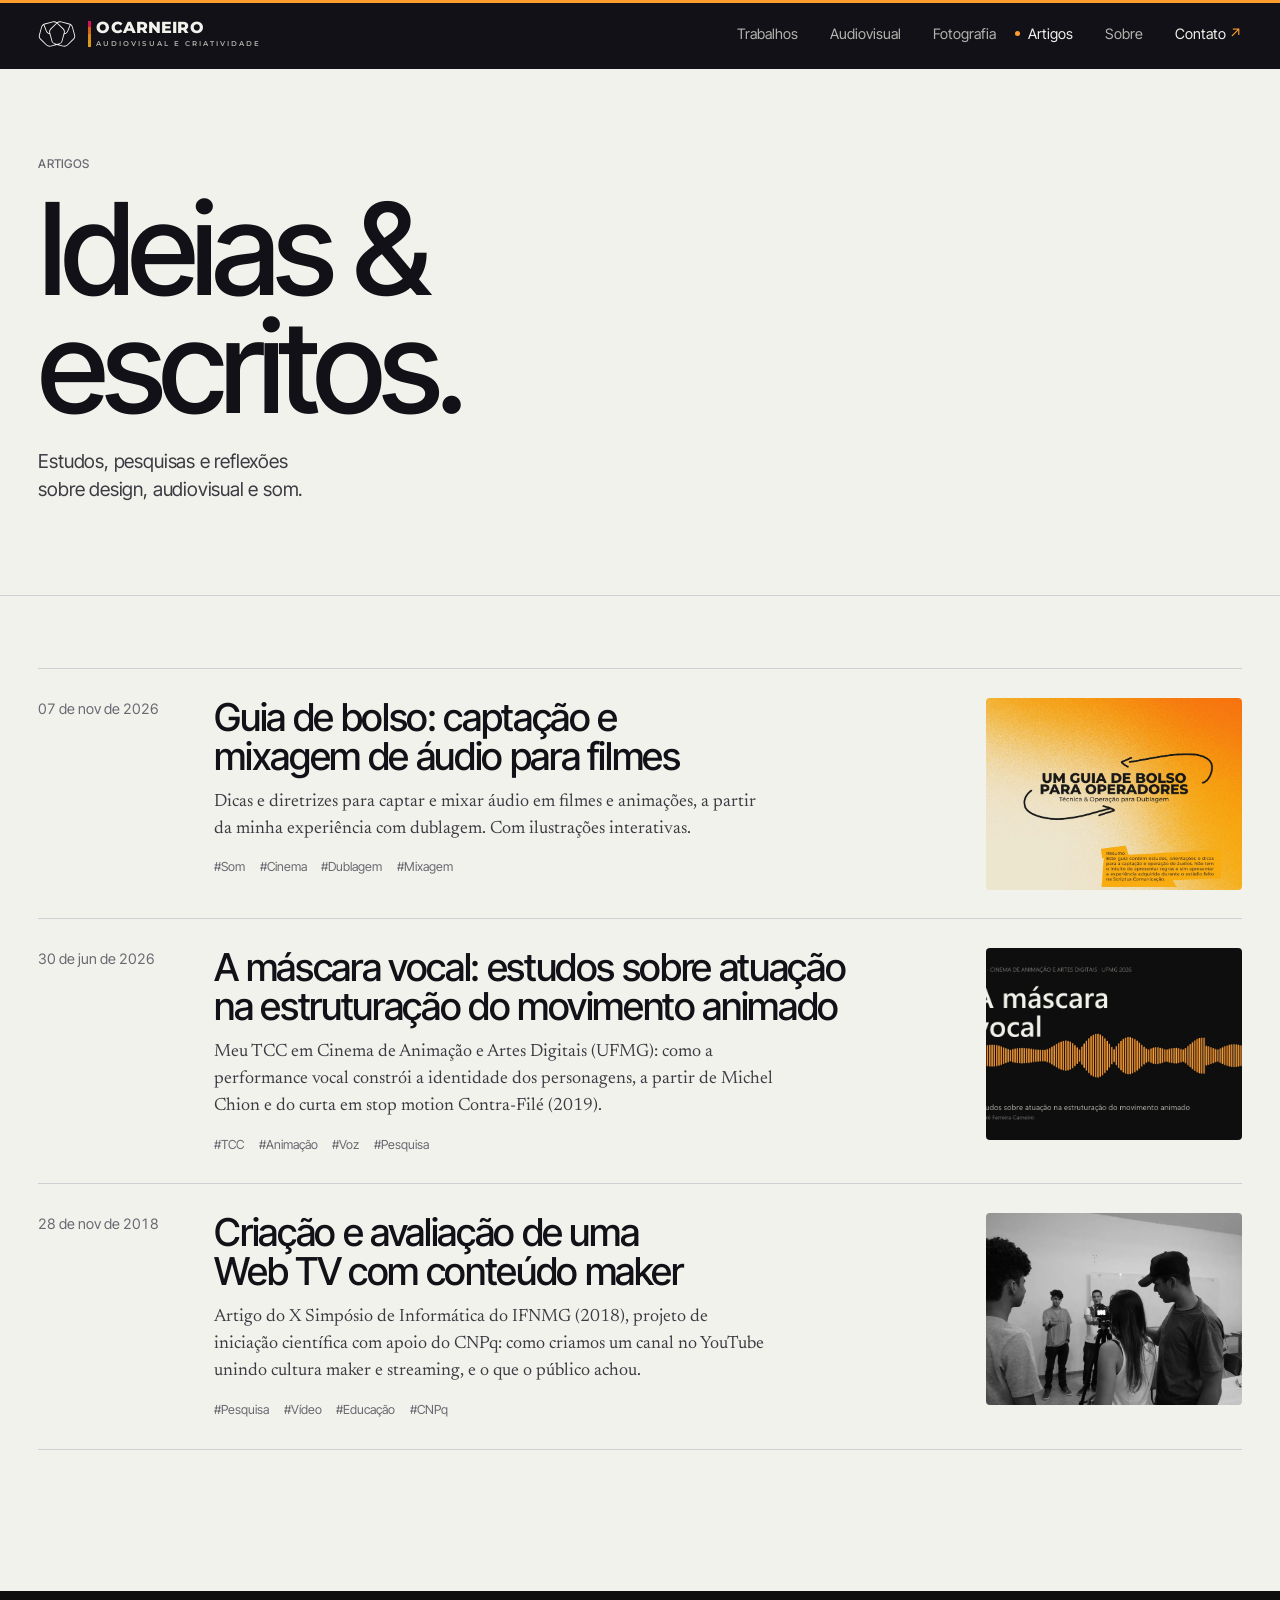
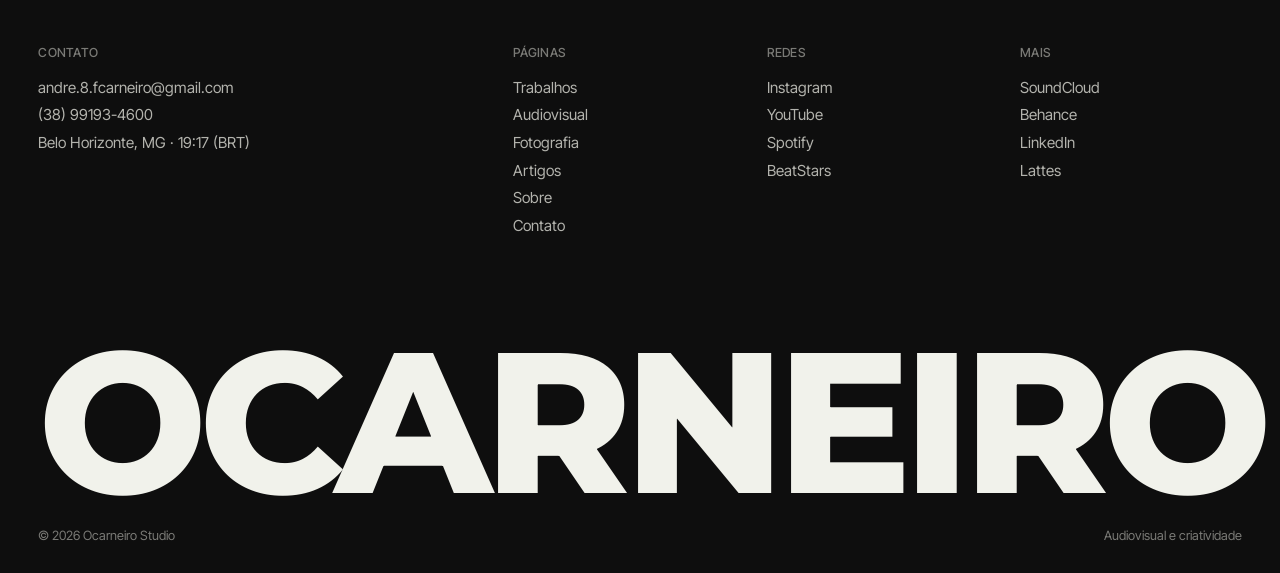
<file: artigos.html>
<!doctype html>
<html lang="pt-BR">
<head>
  <meta charset="utf-8">
  <meta name="viewport" content="width=device-width, initial-scale=1">
  <title>Artigos — Ocarneiro Studio</title>
  <meta name="description" content="Ideias, estudos e textos do Ocarneiro Studio.">
  <meta name="theme-color" content="#121117">
  <meta property="og:title" content="Artigos — Ocarneiro Studio">
  <meta property="og:description" content="Ideias, estudos e textos do Ocarneiro Studio.">
  <meta property="og:image" content="https://ocarneirostudio.github.io/assets/img/og-mark.webp">
  <link rel="icon" href="assets/img/favicon.svg" type="image/svg+xml">
  <link rel="preconnect" href="https://fonts.googleapis.com">
  <link rel="preconnect" href="https://fonts.gstatic.com" crossorigin>
  <link href="https://fonts.googleapis.com/css2?family=Inter+Tight:wght@400;500;600&family=Newsreader:ital,opsz,wght@0,6..72,400;0,6..72,500;1,6..72,400&family=Montserrat:wght@800&display=swap" rel="stylesheet">
  <link rel="stylesheet" href="assets/css/style.css?v=20261111">
</head>
<body data-pagina="artigos">
  <div id="topo"></div>
  <main>

    <section class="pagina-topo">
      <div class="container">
        <span class="eyebrow">Artigos</span>
        <h1>Ideias &amp;<br>escritos.</h1>
        <p class="lead">Estudos, pesquisas e reflexões sobre design, audiovisual e som.</p>
      </div>
    </section>
    <section class="secao" style="padding-top:clamp(40px,6vw,72px)">
      <div class="container"><div class="lista-artigos" id="lista-artigos"><p class="carregando">Carregando artigos…</p></div></div>
    </section>
  </main>
  <div id="rodape"></div>
  <script src="assets/js/main.js?v=20261111" defer></script>
  <script src="assets/js/interacoes.js?v=20261111" defer></script>
</body>
</html>
</file>
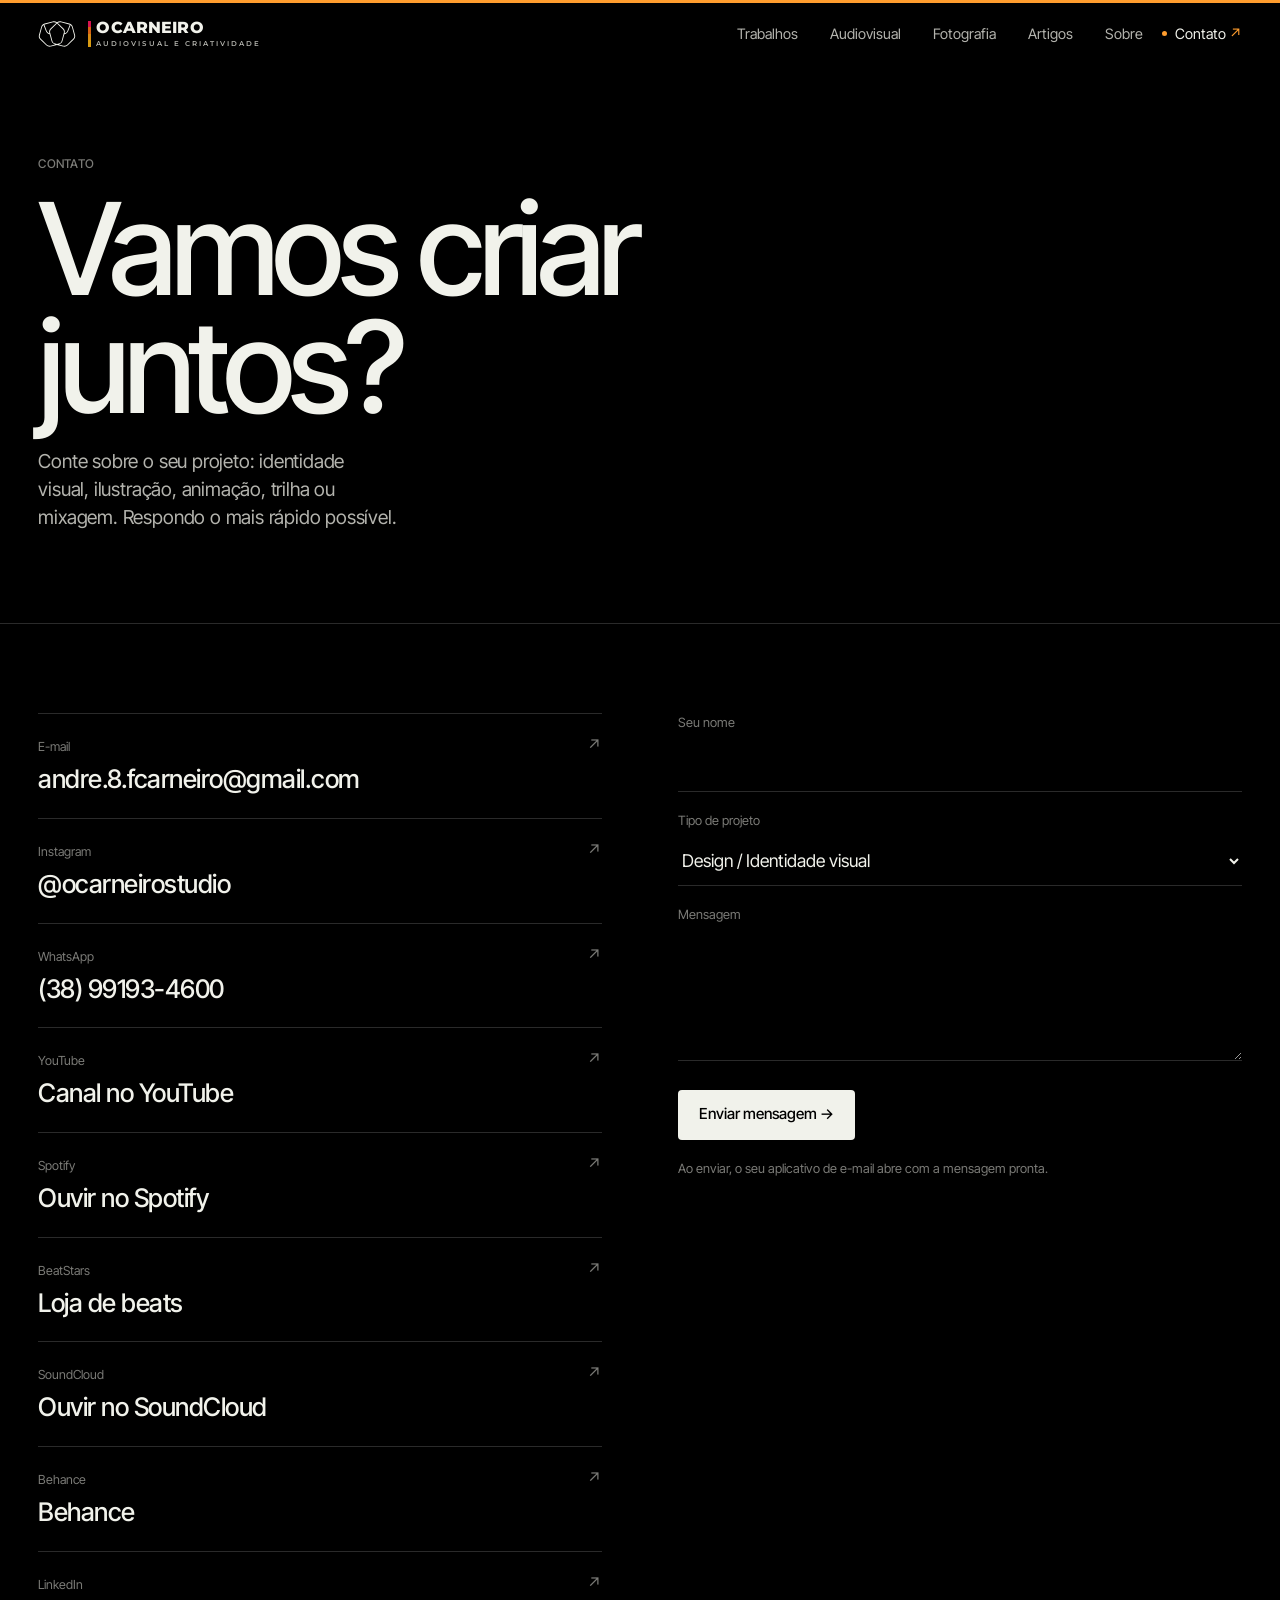
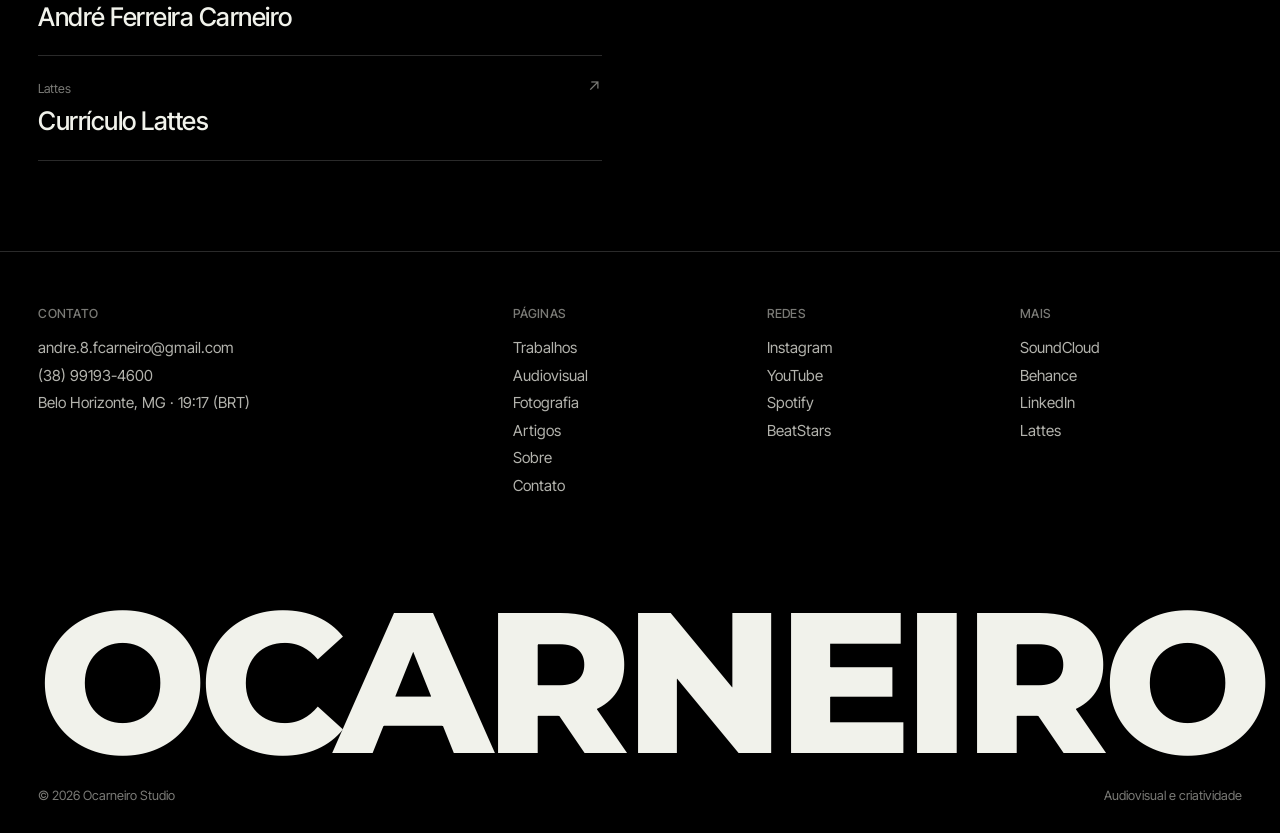
<file: contato.html>
<!doctype html>
<html lang="pt-BR">
<head>
  <meta charset="utf-8">
  <meta name="viewport" content="width=device-width, initial-scale=1">
  <title>Contato — Ocarneiro Studio</title>
  <meta name="description" content="Fale com o Ocarneiro Studio.">
  <meta name="theme-color" content="#000000">
  <meta property="og:title" content="Contato — Ocarneiro Studio">
  <meta property="og:description" content="Fale com o Ocarneiro Studio.">
  <meta property="og:image" content="https://ocarneirostudio.github.io/assets/img/og-mark.webp">
  <link rel="icon" href="assets/img/favicon.svg" type="image/svg+xml">
  <link rel="preconnect" href="https://fonts.googleapis.com">
  <link rel="preconnect" href="https://fonts.gstatic.com" crossorigin>
  <link href="https://fonts.googleapis.com/css2?family=Inter+Tight:wght@400;500;600&family=Montserrat:wght@800&display=swap" rel="stylesheet">
  <link rel="stylesheet" href="assets/css/style.css?v=20261111">
</head>
<body data-pagina="contato">
  <div id="topo"></div>
  <main>

    <section class="pagina-topo">
      <div class="container">
        <span class="eyebrow">Contato</span>
        <h1>Vamos criar<br>juntos?</h1>
        <p class="lead">Conte sobre o seu projeto: identidade visual, ilustração, animação, trilha ou mixagem. Respondo o mais rápido possível.</p>
      </div>
    </section>
    <section class="container">
      <div class="contato-grade">
        <div class="contato-links revelar" id="links-contato"></div>
        <form class="form revelar" id="form-contato" hidden>
          <label>Seu nome<input name="nome" required autocomplete="name"></label>
          <label>Tipo de projeto
            <select name="tipo">
              <option>Design / Identidade visual</option>
              <option>Ilustração</option>
              <option>Motion / Animação</option>
              <option>Sound design / Mixagem</option>
              <option>Cinema / Fotografia</option>
              <option>Outro</option>
            </select>
          </label>
          <label>Mensagem<textarea name="mensagem" required></textarea></label>
          <button class="btn" type="submit">Enviar mensagem →</button>
          <p class="nota">Ao enviar, o seu aplicativo de e-mail abre com a mensagem pronta.</p>
        </form>
      </div>
    </section>
  </main>
  <div id="rodape"></div>
  <script src="assets/js/main.js?v=20261111" defer></script>
  <script src="assets/js/interacoes.js?v=20261111" defer></script>
</body>
</html>
</file>
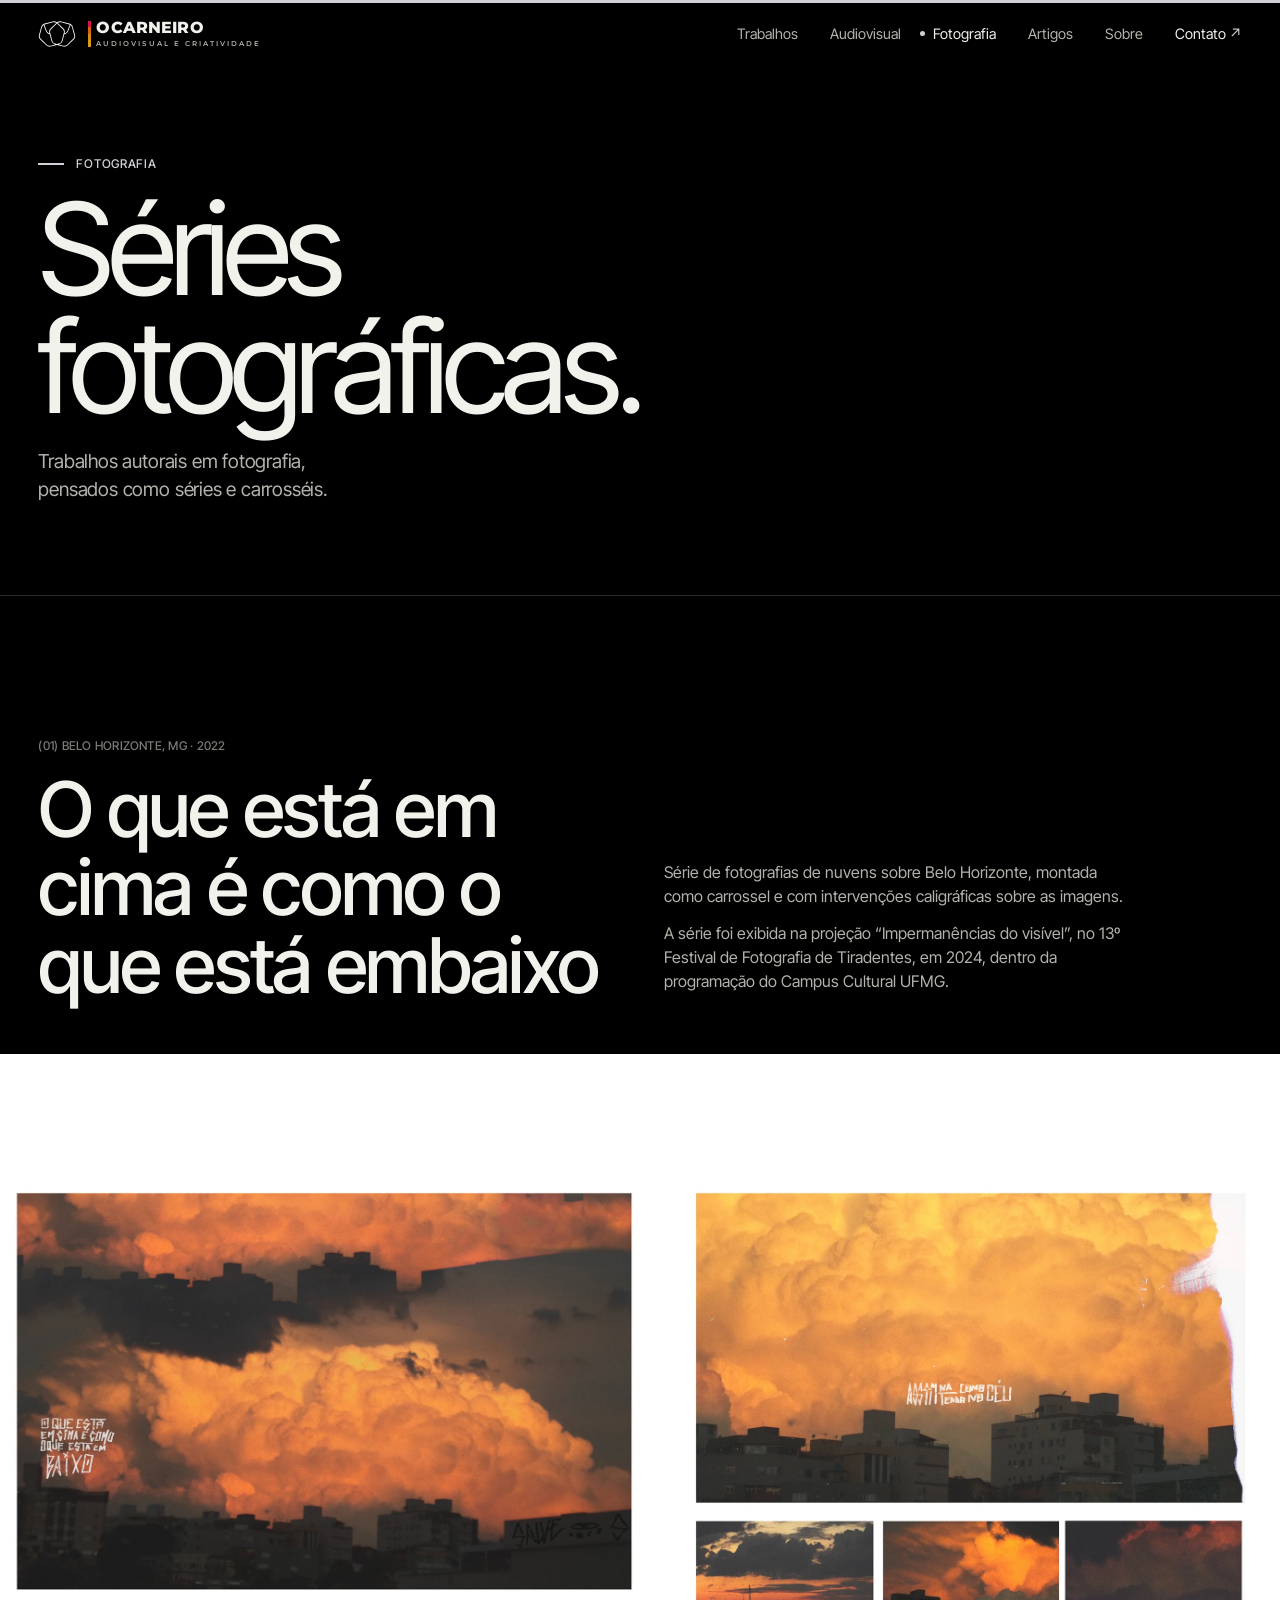
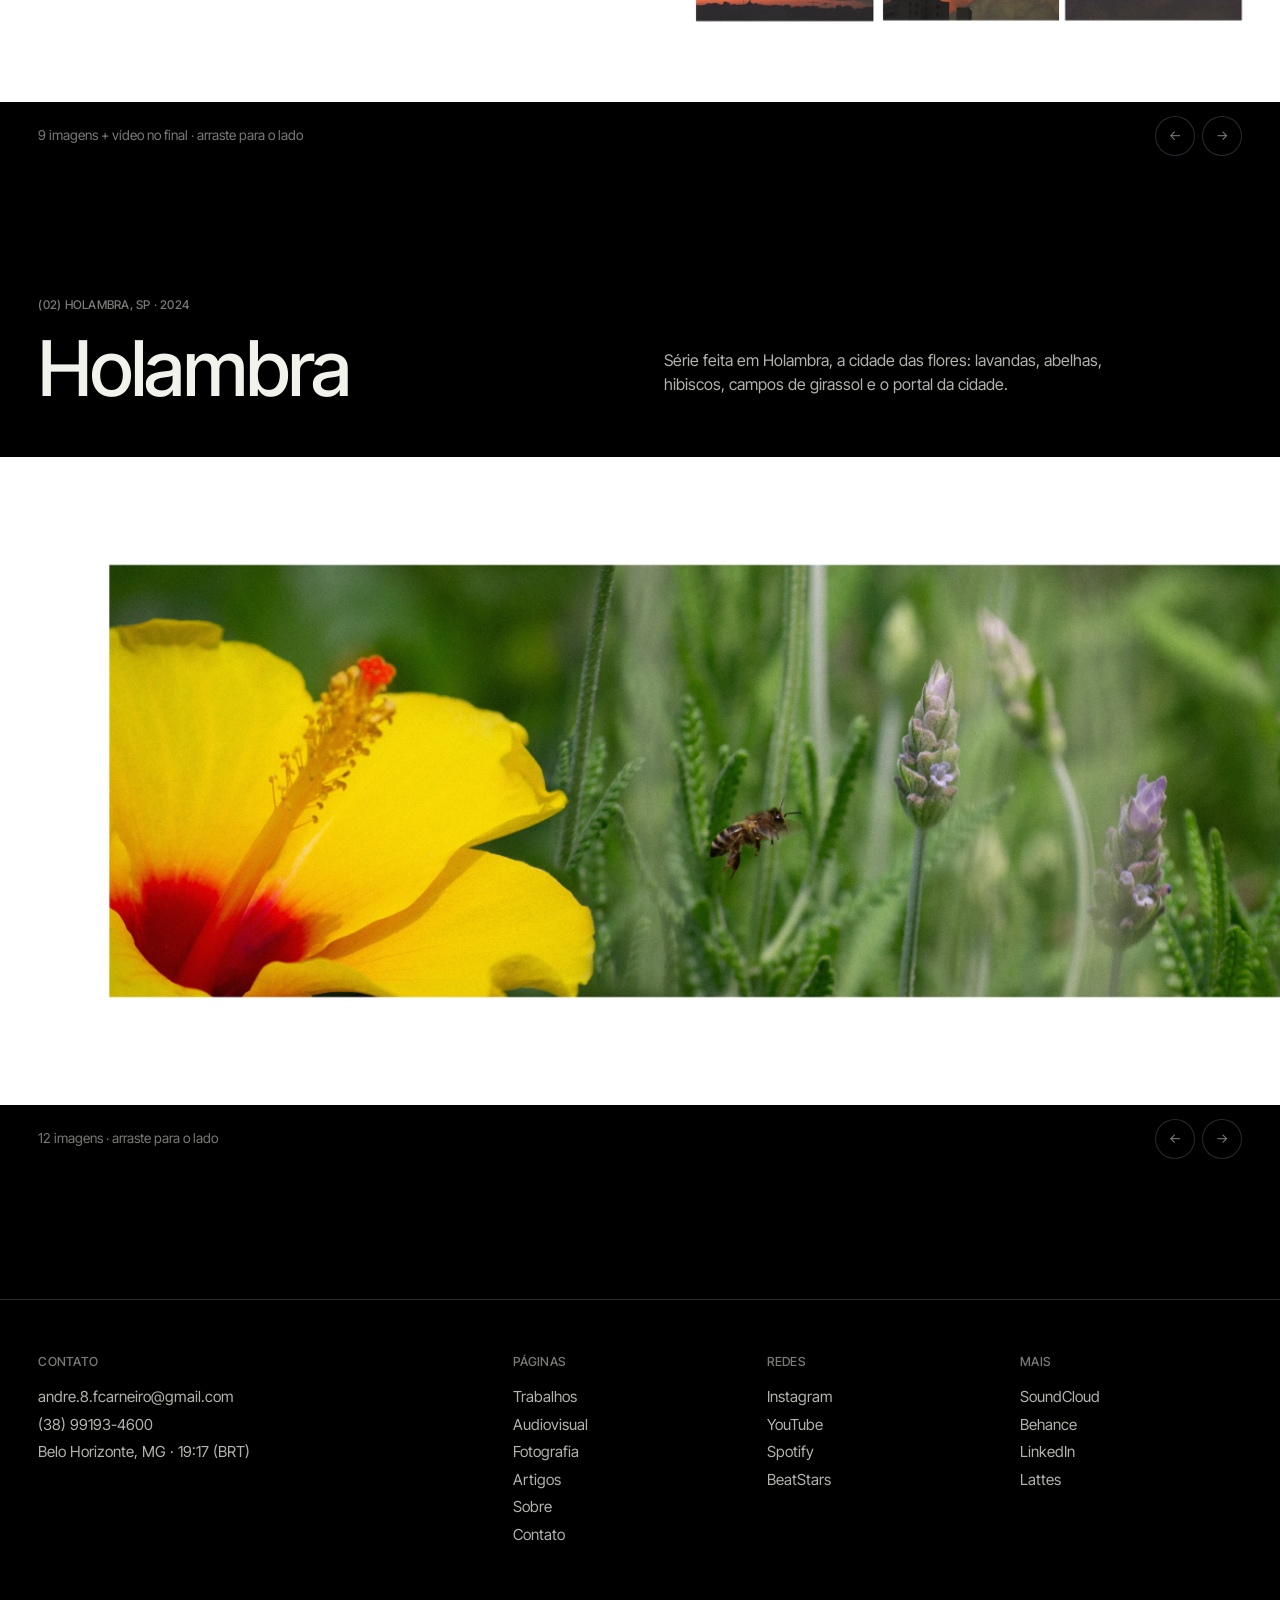
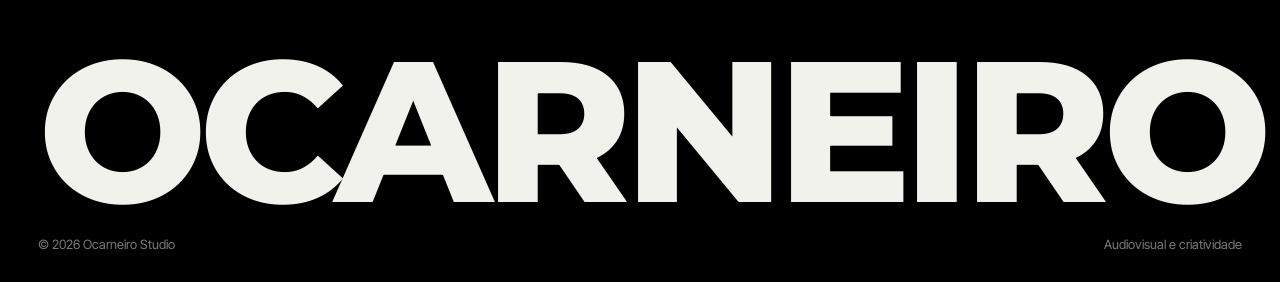
<file: fotografia.html>
<!doctype html>
<html lang="pt-BR">
<head>
  <meta charset="utf-8">
  <meta name="viewport" content="width=device-width, initial-scale=1">
  <title>Fotografia — Ocarneiro Studio</title>
  <meta name="description" content="Séries fotográficas de André Ferreira Carneiro.">
  <meta name="theme-color" content="#000000">
  <meta property="og:title" content="Fotografia — Ocarneiro Studio">
  <meta property="og:description" content="Séries fotográficas de André Ferreira Carneiro.">
  <meta property="og:image" content="https://ocarneirostudio.github.io/assets/img/og-mark.webp">
  <link rel="icon" href="assets/img/favicon.svg" type="image/svg+xml">
  <link rel="preconnect" href="https://fonts.googleapis.com">
  <link rel="preconnect" href="https://fonts.gstatic.com" crossorigin>
  <link href="https://fonts.googleapis.com/css2?family=Inter+Tight:wght@400;500;600&family=Montserrat:wght@800&display=swap" rel="stylesheet">
  <link rel="stylesheet" href="assets/css/style.css?v=20261111">
</head>
<body data-pagina="fotografia">
  <div id="topo"></div>
  <main>
    <section class="pagina-topo">
      <div class="container">
        <span class="rotulo">Fotografia</span>
        <h1>Séries<br>fotográficas.</h1>
        <p class="lead">Trabalhos autorais em fotografia, pensados como séries e carrosséis.</p>
      </div>
    </section>
    <div id="series"><p class="carregando container">Carregando…</p></div>
  </main>
  <div id="rodape"></div>
  <script src="assets/js/main.js?v=20261111" defer></script>
  <script src="assets/js/interacoes.js?v=20261111" defer></script>
</body>
</html>
</file>
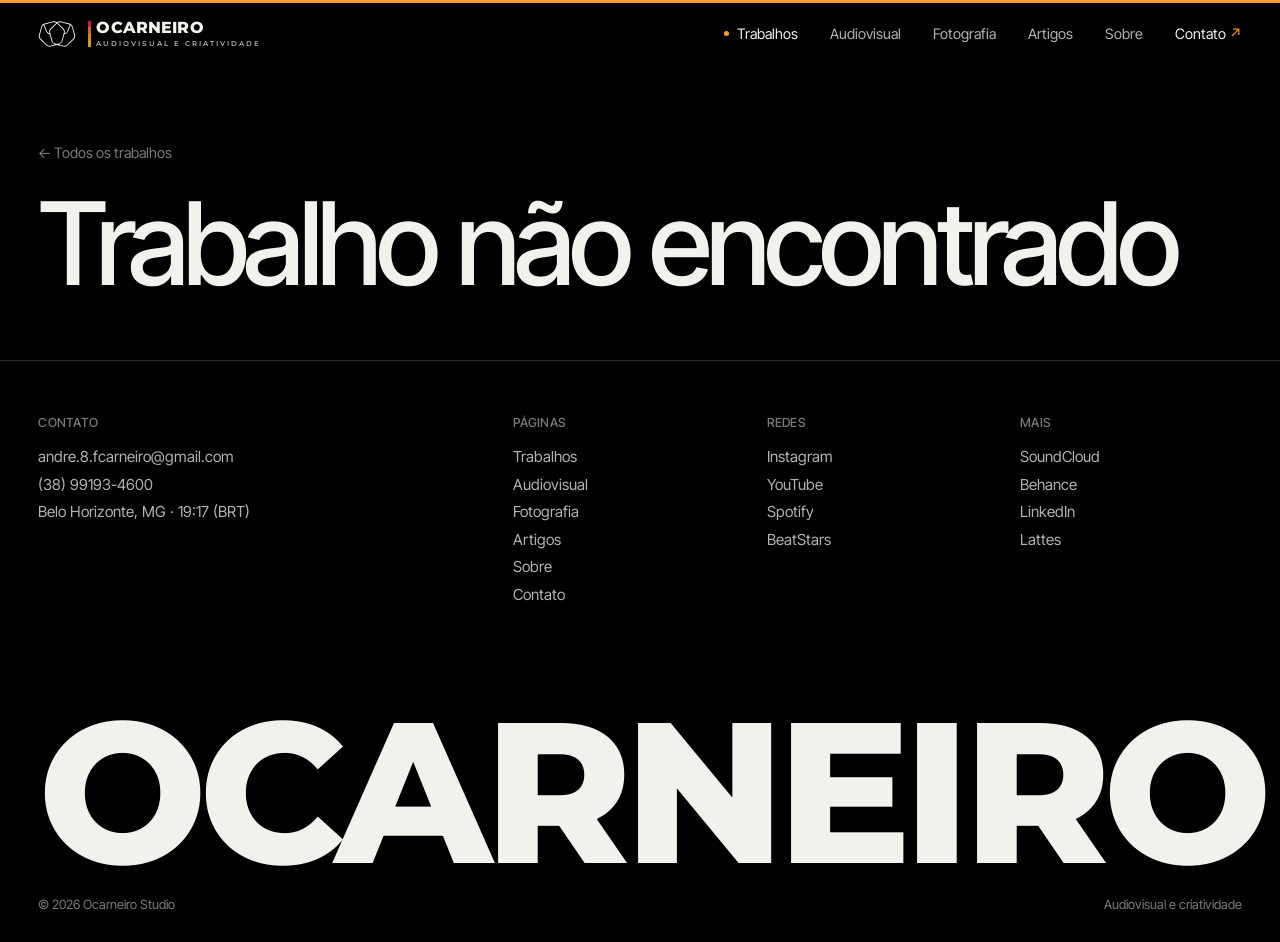
<file: trabalho.html>
<!doctype html>
<html lang="pt-BR">
<head>
  <meta charset="utf-8">
  <meta name="viewport" content="width=device-width, initial-scale=1">
  <title>Trabalho — Ocarneiro Studio</title>
  <meta name="description" content="Ocarneiro Studio — estúdio de audiovisual e criatividade. Design, motion design, ilustração e sound design.">
  <meta name="theme-color" content="#000000">
  <meta property="og:title" content="Trabalho — Ocarneiro Studio">
  <meta property="og:description" content="Ocarneiro Studio — estúdio de audiovisual e criatividade. Design, motion design, ilustração e sound design.">
  <meta property="og:image" content="https://ocarneirostudio.github.io/assets/img/og-mark.webp">
  <link rel="icon" href="assets/img/favicon.svg" type="image/svg+xml">
  <link rel="preconnect" href="https://fonts.googleapis.com">
  <link rel="preconnect" href="https://fonts.gstatic.com" crossorigin>
  <link href="https://fonts.googleapis.com/css2?family=Inter+Tight:wght@400;500;600&family=Montserrat:wght@800&display=swap" rel="stylesheet">
  <link rel="stylesheet" href="assets/css/style.css?v=20261111">
</head>
<body data-pagina="inicio">
  <div id="topo"></div>
  <main>

    <div id="trabalho"><section class="trabalho-topo container"><p class="carregando">Carregando…</p></section></div>
  </main>
  <div id="rodape"></div>
  <script src="assets/js/main.js?v=20261111" defer></script>
  <script src="assets/js/interacoes.js?v=20261111" defer></script>
</body>
</html>
</file>
<file: assets/css/style.css>
/* ==========================================================
   OCARNEIRO STUDIO — estilos do site
   Linguagem: editorial, cores chapadas, tipografia grotesca leve.
   As cores da identidade ficam aqui em cima (:root).
   ========================================================== */
:root {
  --preto: #000;
  --fundo: #0e0e0e;
  --fundo-2: #151515;
  --fundo-3: #1e1e1e;
  --linha: #2a2a2a;
  --texto: #f1f2eb;
  --texto-2: #b3b3ad;
  --texto-3: #7a7a76;
  --laranja: #ff9d2e;

  /* outras cores da paleta (FF9D2E · 000000 · D1D0D7 · 121117 · F1F2EB) */
  --violeta: #121117;
  --lilas: #d1d0d7;

  /* destaque da página atual: cada área troca esses valores lá embaixo */
  --acento: var(--laranja);
  --tinta-acento: #000;
  --texto-corpo: #d7d7d1;
  --fundo-tom: #181818;
  --topo-vidro: rgba(14, 14, 14, .62);

  /* faixa colorida da logo (usada só na marca e nas ilustrações) */
  --faixa-1: #d61350;
  --faixa-2: #d66213;
  --faixa-3: #d68b13;
  --faixa-4: #d89b12;
  --faixa: linear-gradient(180deg, var(--faixa-1) 0 25%, var(--faixa-2) 25% 50%, var(--faixa-3) 50% 75%, var(--faixa-4) 75%);
  --faixa-h: linear-gradient(90deg, var(--faixa-1) 0 25%, var(--faixa-2) 25% 50%, var(--faixa-3) 50% 75%, var(--faixa-4) 75%);

  --fonte: "Inter Tight", "Helvetica Neue", Arial, sans-serif;
  --fonte-marca: "Montserrat", "Inter Tight", sans-serif;
  --max: 1440px;
  --gutter: clamp(16px, 3vw, 40px);
  --raio: 4px;
  --ease: cubic-bezier(.2, .7, .2, 1);
}

*, *::before, *::after { box-sizing: border-box; }
html { -webkit-text-size-adjust: 100%; }
body {
  margin: 0; background: var(--fundo); color: var(--texto);
  font-family: var(--fonte); font-size: 16px; line-height: 1.5; font-weight: 400;
  -webkit-font-smoothing: antialiased; overflow-x: hidden;
}
img, video { max-width: 100%; display: block; }
a { color: inherit; text-decoration: none; }
button { font: inherit; color: inherit; background: none; border: 0; cursor: pointer; padding: 0; }
::selection { background: var(--acento); color: var(--tinta-acento); }
:focus-visible { outline: 2px solid var(--acento); outline-offset: 3px; }

.container { width: 100%; max-width: var(--max); margin: 0 auto; padding: 0 var(--gutter); }
.sr-only { position: absolute; width: 1px; height: 1px; overflow: hidden; clip: rect(0 0 0 0); white-space: nowrap; }

/* ---------- Tipografia ---------- */
h1, h2, h3, h4, h5 { margin: 0; font-weight: 500; letter-spacing: -.03em; line-height: 1.02; }
.rotulo, .eyebrow { display: inline-block; font-size: .75rem; font-weight: 500; letter-spacing: .02em; text-transform: uppercase; color: var(--texto-3); }
.titulo-secao { font-size: clamp(2.4rem, 6vw, 5.4rem); }
.titulo-secao em { font-style: normal; color: var(--texto-3); }
.lead { font-size: clamp(1.05rem, 1.5vw, 1.3rem); line-height: 1.45; color: var(--texto-2); max-width: 46ch; letter-spacing: -.01em; }

/* ---------- Links e botões ---------- */
.btn, .link-seta {
  display: inline-flex; align-items: center; gap: .5rem; font-size: .95rem; font-weight: 500;
  padding: .85rem 1.3rem; border-radius: var(--raio); background: var(--texto); color: var(--fundo);
  transition: background .25s, color .25s;
}
.btn:hover { background: var(--acento); color: var(--tinta-acento); }
.btn.secundario { background: transparent; color: var(--texto); box-shadow: inset 0 0 0 1px var(--linha); }
.btn.secundario:hover { box-shadow: inset 0 0 0 1px var(--texto-2); background: transparent; color: var(--texto); }
.link-seta { padding: 0; background: none; color: var(--texto); border-radius: 0; position: relative; }
.link-seta::after { content: ""; position: absolute; left: 0; right: 0; bottom: -3px; height: 1px; background: currentColor; transform-origin: right; transform: scaleX(0); transition: transform .4s var(--ease); }
.link-seta:hover::after { transform-origin: left; transform: scaleX(1); }

/* ---------- Cabeçalho (vidro fosco) ---------- */
.topo { position: fixed; inset: 0 0 auto 0; z-index: 50; transition: background .4s, border-color .4s; border-bottom: 1px solid transparent; }
.topo.rolou { background: var(--topo-vidro); backdrop-filter: blur(18px) saturate(140%); -webkit-backdrop-filter: blur(18px) saturate(140%); border-color: rgba(255, 255, 255, .06); }
.topo .container { display: flex; align-items: center; justify-content: space-between; height: 68px; }
.marca { display: flex; align-items: center; gap: .7rem; }
.marca img { width: 38px; height: auto; }
.marca .nome { display: flex; flex-direction: column; line-height: 1; padding-left: .55rem; position: relative; font-family: var(--fonte-marca); }
.marca .nome::before { content: ""; position: absolute; left: 0; top: 1px; bottom: 1px; width: 3px; background: var(--faixa); }
.marca .nome b { font-size: .98rem; font-weight: 800; letter-spacing: .01em; }
.marca .nome small { font-size: .42rem; letter-spacing: .3em; margin-top: .3rem; color: var(--texto-2); font-weight: 600; }

.menu { display: flex; gap: 2rem; align-items: center; }
.menu a { font-size: .9rem; color: var(--texto-2); transition: color .2s; position: relative; }
.menu a:hover, .menu a.ativo { color: var(--texto); }
.menu a.ativo::before { content: ""; position: absolute; left: -.8rem; top: 50%; width: 5px; height: 5px; margin-top: -2.5px; border-radius: 50%; background: var(--acento); }
.menu .contato-topo { color: var(--texto); }
.menu .contato-topo::after { content: " ↗"; color: var(--acento); }

.botao-menu { display: none; font-size: .9rem; font-weight: 500; height: 44px; }
.botao-menu::after { content: "Menu"; }
.menu-aberto .botao-menu::after { content: "Fechar"; }
@media (max-width: 860px) {
  .botao-menu { display: block; z-index: 2; }
  .menu { position: fixed; inset: 0; height: 100vh; height: 100dvh; flex-direction: column; align-items: flex-start; justify-content: flex-end; gap: .6rem;
    padding: 0 var(--gutter) 48px; background: var(--fundo); opacity: 0; pointer-events: none; transition: opacity .3s; }
  .menu a { font-size: 2.6rem; letter-spacing: -.03em; color: var(--texto); }
  .menu a.ativo::before { display: none; }
  .menu-aberto .menu { opacity: 1; pointer-events: auto; }
  .menu-aberto { overflow: hidden; }
  .menu-aberto .topo { backdrop-filter: none; -webkit-backdrop-filter: none; background: var(--fundo); }
}

/* ---------- Capa ---------- */
.hero { position: relative; min-height: 100svh; display: flex; flex-direction: column; justify-content: flex-end; padding: 120px 0 28px; overflow: hidden; isolation: isolate; }
.hero .foto { position: absolute; inset: 0; z-index: -3; background: url("../img/hero.webp") left center / cover no-repeat; opacity: .5; filter: grayscale(1); }
.hero::after { content: ""; position: absolute; inset: 0; z-index: -2; background: linear-gradient(0deg, var(--fundo) 6%, rgba(14,14,14,.55) 45%, rgba(14,14,14,.25)); }
.hero .luz { position: absolute; inset: 0; z-index: -1; pointer-events: none; opacity: 0; transition: opacity .8s;
  background: radial-gradient(560px circle at var(--mx, 50%) var(--my, 50%), rgba(255, 157, 46, .09), transparent 62%); }
.cursor-ativo .hero .luz { opacity: 1; }
.hero h1 { font-size: clamp(2.5rem, 6.4vw, 6.4rem); font-weight: 500; letter-spacing: -.045em; line-height: .98; max-width: 21ch; }
.hero h1 span { color: var(--texto-3); }
.hero-pe { display: grid; grid-template-columns: repeat(4, minmax(0, 1fr)); gap: 1rem; margin-top: clamp(40px, 7vh, 80px); padding-top: 18px; border-top: 1px solid rgba(255, 255, 255, .14); font-size: .85rem; color: var(--texto-2); }
.hero-pe b { display: block; font-weight: 500; color: var(--texto); }
.hero-pe .direita { text-align: right; }
.ponto-vivo { display: inline-block; width: 7px; height: 7px; border-radius: 50%; background: #3ddc84; margin-right: .45rem; vertical-align: 1px; animation: piscar 2s infinite; }
@keyframes piscar { 50% { opacity: .3; } }
@media (max-width: 760px) { .hero-pe { grid-template-columns: 1fr 1fr; row-gap: 1.2rem; } .hero-pe .some-mobile { display: none; } }

/* ---------- Faixa laranja (marquee) ---------- */
.areas-faixa { background: var(--acento); color: var(--preto); overflow: hidden; padding: .9rem 0; }
.areas-faixa .trilho { display: flex; width: max-content; animation: deslizar 40s linear infinite; }
.areas-faixa span { font-size: clamp(1.1rem, 2vw, 1.5rem); font-weight: 500; letter-spacing: -.02em; white-space: nowrap; padding: 0 1.4rem; display: flex; align-items: center; gap: 2.8rem; }
.areas-faixa span::after { content: "—"; }
@keyframes deslizar { to { transform: translateX(-50%); } }

/* ---------- Seções ---------- */
.secao { padding: clamp(80px, 11vw, 160px) 0; }
.secao-topo { display: grid; grid-template-columns: minmax(0, 1fr) auto; align-items: end; gap: 1.5rem 2rem; margin-bottom: clamp(36px, 5vw, 64px); }
.secao-topo .rotulo { display: block; margin-bottom: 1rem; }
.pagina-topo { padding: 150px 0 clamp(40px, 6vw, 72px); border-bottom: 1px solid var(--linha); }
.pagina-topo h1 { font-size: clamp(3rem, 10vw, 9rem); letter-spacing: -.05em; line-height: .92; margin-top: 1rem; }
.pagina-topo .lead { margin-top: 1.4rem; }
.secao-topo:has(.filtros) { grid-template-columns: 1fr; }
@media (max-width: 760px) { .secao-topo { grid-template-columns: 1fr; } }

/* ---------- Filtros (texto, sem pílulas) ---------- */
.filtros { display: flex; flex-wrap: wrap; gap: .4rem 1.4rem; }
.filtros button { font-size: .95rem; color: var(--texto-3); transition: color .2s; position: relative; }
.filtros button:hover { color: var(--texto); }
.filtros button[aria-pressed="true"] { color: var(--texto); }
.filtros button[aria-pressed="true"]::after { content: ""; position: absolute; left: 0; right: 0; bottom: -4px; height: 1px; background: var(--texto); }
.filtros sup { font-size: .6rem; margin-left: 2px; color: var(--texto-3); }

/* ---------- Lista de trabalhos (linhas de imagens) ---------- */
.projetos { border-top: 1px solid var(--linha); }
.projeto { display: block; padding: 22px 0 26px; border-bottom: 1px solid var(--linha); }
.projeto .tira { display: grid; grid-template-columns: 2fr 1fr 1fr; gap: 10px; height: clamp(200px, 26vw, 420px); }
.projeto .tira.uma { grid-template-columns: 1fr; }
.projeto .tira.duas { grid-template-columns: 2fr 1fr; }
.projeto .quadro { position: relative; overflow: hidden; background: var(--fundo-3); border-radius: var(--raio); }
.projeto .quadro img, .projeto .quadro video { position: absolute; inset: 0; width: 100%; height: 100%; object-fit: cover; transition: transform 1s var(--ease), opacity .5s; }
.projeto:hover .quadro img { transform: scale(1.035); }
.projeto .quadro video { opacity: 0; }
.projeto:hover .quadro video.pronto { opacity: 1; }
.projeto .info { display: grid; grid-template-columns: minmax(0, 1.4fr) minmax(0, 1fr) auto; gap: 1rem; align-items: baseline; margin-top: 16px; }
.projeto h3 { font-size: clamp(1.2rem, 1.8vw, 1.6rem); letter-spacing: -.025em; }
.projeto .meta { font-size: .9rem; color: var(--texto-3); }
.projeto .ver { font-size: .9rem; color: var(--texto-2); transition: color .2s; white-space: nowrap; }
.projeto:hover .ver { color: var(--acento); }
.projeto.escondido { display: none; }
.projetos.recolhida:not(.filtrado) .projeto.extra { display: none; }
.ver-todos { display: flex; justify-content: center; margin-top: clamp(32px, 5vw, 56px); }
@media (max-width: 760px) {
  .projeto .tira, .projeto .tira.duas { display: flex; overflow-x: auto; scroll-snap-type: x mandatory; height: 64vw; margin: 0 calc(var(--gutter) * -1); padding: 0 var(--gutter); scrollbar-width: none; }
  .projeto .tira::-webkit-scrollbar { display: none; }
  .projeto .quadro { flex: 0 0 82%; scroll-snap-align: start; }
  .projeto .tira.uma .quadro { flex-basis: 100%; }
  .projeto .info { grid-template-columns: 1fr auto; }
  .projeto .meta { grid-column: 1 / -1; grid-row: 2; }
}

/* ---------- Serviços (lista) ---------- */
.servicos { border-top: 1px solid var(--linha); }
.servico { display: grid; grid-template-columns: 4rem minmax(0, 1.2fr) minmax(0, 1fr); gap: 1.5rem; align-items: baseline; padding: 1.6rem 0; border-bottom: 1px solid var(--linha); transition: padding .4s var(--ease); }
.servico .num { font-size: .85rem; color: var(--texto-3); }
.servico h3 { font-size: clamp(1.6rem, 3.2vw, 2.8rem); letter-spacing: -.035em; transition: color .2s; }
.servico p { margin: 0; color: var(--texto-2); font-size: 1rem; max-width: 38ch; }
@media (hover: hover) { .servico:hover { padding-left: 1rem; } .servico:hover h3 { color: var(--acento); } }
@media (max-width: 760px) { .servico { grid-template-columns: 2.5rem 1fr; } .servico p { grid-column: 2; } }

/* ---------- Sobre ---------- */
.sobre { display: grid; grid-template-columns: minmax(0, 5fr) minmax(0, 7fr); gap: clamp(32px, 6vw, 96px); align-items: start; }
.sobre .retrato { aspect-ratio: 4 / 5; overflow: hidden; background: var(--fundo-3); border-radius: var(--raio); }
.sobre .retrato img { width: 100%; height: 100%; object-fit: cover; object-position: 50% 40%; }
.sobre .texto-sobre { font-size: clamp(1.3rem, 2.2vw, 2rem); letter-spacing: -.025em; line-height: 1.22; margin: 0 0 1.4rem; }
.sobre p { color: var(--texto-2); font-size: 1.05rem; max-width: 52ch; }
.numeros { display: grid; grid-template-columns: repeat(3, minmax(0, 1fr)); gap: 1.5rem; margin-top: 2.4rem; padding-top: 1.4rem; border-top: 1px solid var(--linha); }
.numeros b { display: block; font-size: clamp(1.6rem, 3vw, 2.6rem); font-weight: 500; letter-spacing: -.04em; }
.numeros span { font-size: .85rem; color: var(--texto-3); }
.ferramentas { font-size: .85rem; color: var(--texto-3); margin-top: 2rem; }
@media (max-width: 860px) { .sobre { grid-template-columns: 1fr; } .sobre .retrato { aspect-ratio: 4 / 5; } }
@media (max-width: 520px) { .numeros { grid-template-columns: 1fr 1fr; } }

/* ---------- Chamada final ---------- */
.chamada { padding: clamp(90px, 13vw, 180px) 0; border-top: 1px solid var(--linha); }
.chamada h2 { font-size: clamp(2.8rem, 9vw, 8.5rem); letter-spacing: -.05em; line-height: .92; }
.chamada .email-grande { display: inline-block; margin-top: 2rem; font-size: clamp(1.1rem, 2.6vw, 2rem); letter-spacing: -.02em; color: var(--texto-2); transition: color .2s; word-break: break-all; }
.chamada .email-grande:hover { color: var(--acento); }
.chamada .acoes { display: flex; flex-wrap: wrap; gap: .8rem; margin-top: 2.2rem; }

/* ---------- Página de trabalho ---------- */
.trabalho-topo { padding-top: 140px; padding-bottom: 32px; }
.voltar { font-size: .9rem; color: var(--texto-3); transition: color .2s; }
.voltar:hover { color: var(--texto); }
.trabalho-topo h1 { font-size: clamp(2.8rem, 9vw, 8rem); letter-spacing: -.05em; line-height: .92; margin: 1.6rem 0 2rem; }
.trabalho-topo .lead { max-width: 60ch; margin: 0 0 1rem; }
.ficha { display: grid; grid-template-columns: repeat(auto-fit, minmax(160px, 1fr)); gap: 1.4rem; padding: 1.4rem 0; border-top: 1px solid var(--linha); margin: 2.4rem 0 0; }
.ficha dt { font-size: .75rem; text-transform: uppercase; letter-spacing: .02em; color: var(--texto-3); }
.ficha dd { margin: .35rem 0 0; font-size: 1rem; }
.galeria { display: grid; grid-template-columns: 1fr 1fr; gap: 10px; padding-bottom: 80px; }
.galeria figure { margin: 0; overflow: hidden; background: var(--fundo-2); grid-column: span 2; border-radius: var(--raio); }
.galeria figure.meia { grid-column: span 1; }
.galeria img, .galeria video { width: 100%; height: auto; }
.galeria figcaption { padding: .7rem 0 0; font-size: .82rem; color: var(--texto-3); background: var(--fundo); }
@media (max-width: 600px) { .galeria figure.meia { grid-column: span 2; } }
.iframe-16x9 { position: relative; aspect-ratio: 16 / 9; background: #000; }
.iframe-16x9 iframe { position: absolute; inset: 0; width: 100%; height: 100%; border: 0; }
.proximo { display: block; border-top: 1px solid var(--linha); padding: 48px 0 64px; }
.proximo small { font-size: .8rem; color: var(--texto-3); }
.proximo strong { display: block; font-size: clamp(2.2rem, 7vw, 6rem); font-weight: 500; letter-spacing: -.05em; line-height: 1; margin-top: .6rem; transition: color .3s; }
.proximo:hover strong { color: var(--acento); }

/* ---------- Vídeos ---------- */
.videos { display: grid; grid-template-columns: repeat(auto-fill, minmax(min(100%, 360px), 1fr)); gap: 32px 14px; }
.video-card .tela { position: relative; aspect-ratio: 16 / 9; background: #000; overflow: hidden; border-radius: var(--raio); }
.video-card iframe, .video-card video { position: absolute; inset: 0; width: 100%; height: 100%; border: 0; object-fit: cover; }
.video-card .capa-yt { position: absolute; inset: 0; width: 100%; height: 100%; }
.video-card .capa-yt img { width: 100%; height: 100%; object-fit: cover; transition: transform .8s var(--ease), opacity .3s; opacity: .9; }
.video-card .capa-yt:hover img { transform: scale(1.03); opacity: 1; }
.video-card .capa-yt::after { content: "▶ Assistir"; position: absolute; left: 12px; bottom: 12px; font-size: .8rem; font-weight: 500; padding: .45rem .7rem; border-radius: var(--raio); background: var(--texto); color: var(--fundo); }
.video-card .txt { padding-top: .8rem; display: flex; justify-content: space-between; gap: 1rem; align-items: baseline; }
.video-card h3 { font-size: 1.05rem; letter-spacing: -.015em; }
.video-card p { margin: 0; font-size: .85rem; color: var(--texto-3); text-align: right; }
.canal { display: flex; align-items: center; justify-content: space-between; flex-wrap: wrap; gap: 1rem; padding: 1.2rem 0; margin-bottom: 2.4rem; border-block: 1px solid var(--linha); }
.canal h3 { font-size: 1.2rem; }
.canal p { margin: .2rem 0 0; color: var(--texto-3); font-size: .9rem; }
.spotify { margin-top: 28px; border-radius: 12px; overflow: hidden; }
.spotify iframe { display: block; width: 100%; border: 0; }

/* ---------- Player de som ---------- */
.faixas { border-top: 1px solid var(--linha); }
.faixa-som { display: grid; grid-template-columns: auto minmax(0, 14rem) minmax(0, 1fr) auto; align-items: center; gap: 1.4rem; padding: 1.1rem 0; border-bottom: 1px solid var(--linha); }
.faixa-som .tocar { width: 44px; height: 44px; border-radius: 50%; box-shadow: inset 0 0 0 1px var(--linha); display: grid; place-items: center; transition: background .2s, box-shadow .2s; }
.faixa-som .tocar:hover, .faixa-som.tocando .tocar { background: var(--acento); box-shadow: none; }
.faixa-som .tocar svg { width: 16px; height: 16px; fill: var(--texto); }
.faixa-som .tocar:hover svg, .faixa-som.tocando .tocar svg { fill: #000; }
.faixa-som .meio { display: contents; }
.faixa-som h3 { font-size: 1.1rem; letter-spacing: -.02em; }
.faixa-som .meta { font-size: .85rem; color: var(--texto-3); margin-top: .15rem; }
.faixa-som .cabeca { min-width: 0; }
.onda { display: flex; align-items: center; gap: 2px; height: 36px; cursor: pointer; }
.onda i { flex: 1; min-width: 1px; background: var(--linha); transition: background .15s; }
.onda i.tocado { background: var(--acento); }
.faixa-som .tempo { font-size: .82rem; color: var(--texto-3); font-variant-numeric: tabular-nums; }
@media (max-width: 680px) { .faixa-som { grid-template-columns: auto minmax(0, 1fr); } .onda { grid-column: 1 / -1; } .faixa-som .tempo { display: none; } }

/* ---------- Artigos ---------- */
.lista-artigos { border-top: 1px solid var(--linha); }
.artigo-item { display: grid; grid-template-columns: 9rem minmax(0, 1fr) 16rem; gap: 2rem; align-items: start; padding: 1.8rem 0; border-bottom: 1px solid var(--linha); }
.artigo-item time { font-size: .9rem; color: var(--texto-3); font-variant-numeric: tabular-nums; }
.artigo-item h2 { font-size: clamp(1.5rem, 3vw, 2.4rem); letter-spacing: -.035em; transition: color .2s; }
.artigo-item:hover h2 { color: var(--acento); }
.artigo-item p { margin: .8rem 0 0; color: var(--texto-2); max-width: 56ch; }
.artigo-item .tags { display: flex; flex-wrap: wrap; gap: .3rem .9rem; margin-top: 1rem; }
.tag { font-size: .78rem; color: var(--texto-3); }
.tag::before { content: "#"; }
.artigo-item .capa { aspect-ratio: 4 / 3; overflow: hidden; background: var(--fundo-3); border-radius: var(--raio); }
.artigo-item .capa img { width: 100%; height: 100%; object-fit: cover; transition: transform .8s var(--ease); }
.artigo-item:hover .capa img { transform: scale(1.04); }
@media (max-width: 860px) { .artigo-item { grid-template-columns: 1fr; gap: .8rem; } .artigo-item .capa { order: -1; } }

.artigo { max-width: 760px; margin: 0 auto; padding: 140px var(--gutter) 80px; }
.artigo h1 { font-size: clamp(2.4rem, 6vw, 4.2rem); letter-spacing: -.045em; line-height: .98; margin: 1.6rem 0 1.2rem; }
.artigo .meta { color: var(--texto-3); font-size: .9rem; display: flex; flex-wrap: wrap; gap: .4rem 1rem; }
.artigo .capa { margin: 2.4rem 0; overflow: hidden; border-radius: var(--raio); }
.artigo .capa img { width: 100%; max-height: 460px; object-fit: cover; }
.texto { font-size: 1.1rem; line-height: 1.7; color: var(--texto-corpo); }
.texto h2 { font-size: clamp(1.7rem, 3vw, 2.2rem); margin: 3.2rem 0 1rem; color: var(--texto); }
.texto h3 { font-size: 1.3rem; margin: 2.2rem 0 .7rem; color: var(--texto); letter-spacing: -.02em; }
.texto strong { color: var(--texto); font-weight: 600; }
.texto a { color: var(--acento); text-decoration: underline; text-underline-offset: 3px; }
.texto blockquote { margin: 2rem 0; padding-left: 1.2rem; border-left: 2px solid var(--acento); font-size: 1.25rem; color: var(--texto); }
.texto img { border-radius: var(--raio); margin: 2rem 0; }
.texto code { background: var(--fundo-3); padding: .1rem .35rem; border-radius: 3px; font-size: .88em; }
.texto ul, .texto ol { padding-left: 1.2rem; }
.texto li { margin: .45rem 0; }
.texto hr { border: 0; height: 1px; background: var(--linha); margin: 3rem 0; }

/* ---------- Contato ---------- */
.contato-grade { display: grid; grid-template-columns: minmax(0, 1fr) minmax(0, 1fr); gap: clamp(32px, 6vw, 96px); padding: clamp(48px, 7vw, 96px) 0; }
.contato-links { border-top: 1px solid var(--linha); }
.contato-link { display: flex; justify-content: space-between; align-items: baseline; gap: 1rem; padding: 1.2rem 0; border-bottom: 1px solid var(--linha); }
.contato-link small { display: block; font-size: .78rem; color: var(--texto-3); margin-bottom: .2rem; }
.contato-link strong { font-size: clamp(1.15rem, 2.2vw, 1.6rem); font-weight: 500; letter-spacing: -.02em; word-break: break-word; transition: color .2s; }
.contato-link .seta { color: var(--texto-3); transition: color .2s; }
.contato-link:hover strong, .contato-link:hover .seta { color: var(--acento); }
.form { display: grid; gap: 1.2rem; align-content: start; }
.form label { font-size: .8rem; color: var(--texto-3); display: grid; gap: .4rem; }
.form input, .form textarea, .form select {
  width: 100%; padding: .8rem 0; border: 0; border-bottom: 1px solid var(--linha); border-radius: 0; background: transparent; color: var(--texto);
  font: inherit; font-size: 1.1rem; transition: border-color .2s;
}
.form select option { background: var(--fundo-2); }
.form input:focus, .form textarea:focus, .form select:focus { outline: none; border-color: var(--texto); }
.form textarea { min-height: 130px; resize: vertical; }
.form .btn { justify-self: start; margin-top: .6rem; }
.form .nota { font-size: .8rem; color: var(--texto-3); margin: 0; }
@media (max-width: 860px) { .contato-grade { grid-template-columns: 1fr; } }

/* ---------- Rodapé ---------- */
.rodape { border-top: 1px solid var(--linha); padding: 56px 0 28px; }
.rodape-colunas { display: grid; grid-template-columns: 2fr 1fr 1fr 1fr; gap: 2rem; }
.rodape-colunas h4 { font-size: .78rem; font-weight: 500; color: var(--texto-3); text-transform: uppercase; letter-spacing: .02em; margin-bottom: .9rem; }
.rodape-colunas a, .rodape-colunas span { display: block; font-size: .95rem; color: var(--texto-2); padding: .15rem 0; transition: color .2s; }
.rodape-colunas a:hover { color: var(--texto); }
.rodape-gigante { font-family: var(--fonte-marca); font-weight: 800; font-size: clamp(3rem, 15.6vw, 14.5rem); letter-spacing: -.04em; line-height: .8; margin: clamp(48px, 8vw, 110px) 0 24px; white-space: nowrap; color: var(--texto); user-select: none; }
.rodape .copy { display: flex; justify-content: space-between; flex-wrap: wrap; gap: 1rem; font-size: .8rem; color: var(--texto-3); }
@media (max-width: 760px) { .rodape-colunas { grid-template-columns: 1fr 1fr; } .rodape-colunas > :first-child { grid-column: 1 / -1; } }

/* ---------- Estados ---------- */
.vazio { padding: 2.4rem 0; color: var(--texto-3); border-block: 1px solid var(--linha); }
.carregando { color: var(--texto-3); padding: 2rem 0; }

/* ---------- Revelar ao rolar (discreto) ---------- */
.revelar { opacity: 0; transform: translateY(18px); transition: opacity .9s var(--ease), transform .9s var(--ease); }
.revelar.visivel { opacity: 1; transform: none; }

/* ---------- Cursor "Ver projeto" (só com mouse) ---------- */
.cursor-etiqueta {
  position: fixed; left: 0; top: 0; z-index: 400; pointer-events: none;
  font-size: .82rem; font-weight: 500; padding: .5rem .75rem; border-radius: var(--raio); background: var(--texto); color: var(--fundo);
  opacity: 0; transform: translate3d(-100px, -100px, 0); transition: opacity .2s; white-space: nowrap;
}
.cursor-etiqueta.on { opacity: 1; }

/* ==========================================================
   ILUSTRAÇÕES INTERATIVAS DOS ARTIGOS (assets/js/artigo-viz.js)
   ========================================================== */
.texto .viz { margin: 2.6rem 0; }
.viz-card { background: var(--fundo-2); border: 1px solid var(--linha); border-radius: var(--raio); padding: clamp(16px, 3vw, 28px); }
.viz-topo { margin-bottom: 1.2rem; }
.viz-topo .eyebrow { font-size: .72rem; }
.viz-topo h4 { margin: .4rem 0 0; font-size: 1.3rem; color: var(--texto); }
.viz-svg { width: 100%; height: auto; display: block; }
.viz-duas { display: grid; grid-template-columns: minmax(0, 1fr) minmax(0, 1fr); gap: clamp(16px, 3vw, 32px); align-items: center; }
@media (max-width: 640px) { .viz-duas { grid-template-columns: 1fr; } }
.viz-info h5 { font-size: 1.25rem; margin: .4rem 0 .5rem; color: var(--texto); }
.viz-info p, .viz-texto { font-size: .98rem; line-height: 1.6; color: var(--texto-2); margin: .4rem 0 0; }
.viz-info.linha { margin-top: 1rem; min-height: 5.2em; }
.viz-tag { font-size: .75rem; text-transform: uppercase; letter-spacing: .02em; color: var(--texto-3); }
.viz-info ul { padding-left: 1.1rem; margin: 1rem 0 0; font-size: .95rem; color: var(--texto-2); }
.viz .seg, .viz .faixa { cursor: pointer; outline: none; }
.viz .seg path { transition: fill-opacity .3s; }
.viz .seg:hover path, .viz .seg.ativo path, .viz .seg:focus-visible path { fill-opacity: .55; }
.viz .faixa rect { transition: transform .3s, fill-opacity .3s; transform-box: fill-box; transform-origin: center; }
.viz .faixa.ativo rect, .viz .faixa:hover rect { transform: scaleY(1.25); fill-opacity: 1; }
.viz-botoes { display: flex; flex-wrap: wrap; gap: .4rem; margin-bottom: 1rem; }
.viz-botoes button { padding: .5rem .8rem; border-radius: var(--raio); box-shadow: inset 0 0 0 1px var(--linha); font-size: .85rem; color: var(--texto-2); transition: all .2s; }
.viz-botoes button:hover { color: var(--texto); box-shadow: inset 0 0 0 1px var(--texto-3); }
.viz-botoes button[aria-pressed="true"] { background: var(--texto); color: var(--fundo); box-shadow: none; }
.medidores { display: grid; gap: .7rem; margin-top: 1.2rem; }
.medidor { display: grid; grid-template-columns: 7.5rem 1fr; align-items: center; gap: .8rem; font-size: .82rem; color: var(--texto-3); }
.medidor i { height: 6px; background: var(--fundo-3); overflow: hidden; }
.medidor b { display: block; height: 100%; width: 0; background: var(--acento); transition: width .6s var(--ease); }
.viz-range { width: 100%; margin: 1rem 0; accent-color: var(--acento); height: 28px; }
.viz .palco .mic-prox { transition: transform .08s linear; }
.viz-rodape { display: flex; flex-wrap: wrap; gap: 1rem; align-items: center; justify-content: space-between; margin-top: 1rem; }
.viz-rodape .viz-texto { flex: 1 1 260px; margin: 0; }
.viz-rodape .viz-texto b { color: var(--acento); font-weight: 600; }
.viz-ouvir.tocando { box-shadow: inset 0 0 0 1px var(--acento); color: var(--acento); }

@media (prefers-reduced-motion: reduce) {
  *, *::before, *::after { animation: none !important; transition: none !important; }
  .revelar { opacity: 1; transform: none; }
}

/* ---------- Experiência e formação ---------- */
.linha-tempo { border-top: 1px solid var(--linha); }
.item-tempo { display: grid; grid-template-columns: minmax(0, 14rem) minmax(0, 1fr); gap: 1.5rem; padding: 1.6rem 0; border-bottom: 1px solid var(--linha); }
.item-tempo .quando { font-size: .9rem; color: var(--texto-3); font-variant-numeric: tabular-nums; padding-top: .35rem; }
.item-tempo h3 { font-size: clamp(1.5rem, 2.8vw, 2.4rem); letter-spacing: -.035em; }
.item-tempo .onde { color: var(--texto-2); margin: .4rem 0 0; }
.item-tempo p { color: var(--texto-3); max-width: 70ch; margin: .6rem 0 0; }
.formacao { display: grid; grid-template-columns: 1fr 1fr; gap: clamp(32px, 6vw, 96px); margin-top: clamp(48px, 7vw, 96px); }
.lista-simples { list-style: none; padding: 0; margin: 1rem 0 0; border-top: 1px solid var(--linha); }
.lista-simples li { display: grid; gap: .2rem; padding: .9rem 0; border-bottom: 1px solid var(--linha); }
.lista-simples b { font-weight: 500; }
.lista-simples span { color: var(--texto-3); font-size: .9rem; }
@media (max-width: 760px) { .item-tempo { grid-template-columns: 1fr; gap: .4rem; } .formacao { grid-template-columns: 1fr; } }

/* ---------- Audiovisual: atalhos, reels verticais e beats ---------- */
.canal-links { display: flex; flex-wrap: wrap; gap: .6rem; margin-top: 2rem; }
.indice { display: flex; flex-wrap: wrap; gap: .4rem 1.6rem; margin-top: 2.4rem; padding-top: 1.2rem; border-top: 1px solid var(--linha); }
.indice a { font-size: .95rem; color: var(--texto-3); transition: color .2s; }
.indice a:hover { color: var(--texto); }
html { scroll-behavior: smooth; scroll-padding-top: 80px; }
.videos.vertical { grid-template-columns: repeat(auto-fill, minmax(min(100%, 230px), 1fr)); max-width: 1000px; }
.videos.vertical .tela { aspect-ratio: 9 / 16; }
.compacto .videos { grid-template-columns: repeat(auto-fill, minmax(min(100%, 280px), 1fr)); gap: 28px 12px; }
.destaque-primeiro .videos > :first-child { grid-column: 1 / -1; }
.destaque-primeiro .videos > :first-child h3 { font-size: clamp(1.3rem, 2.4vw, 2rem); letter-spacing: -.03em; }
@media (max-width: 760px) { .videos.vertical { grid-template-columns: repeat(2, minmax(0, 1fr)); } }
.lista-simples a b { transition: color .2s; }
.lista-simples a:hover b { color: var(--acento); }
.formacao .rotulo { display: block; }

/* ---------- Enquadramento: imagem inteira sobre fundo desfocado ---------- */
.projeto .quadro.inteira::before { content: ""; position: absolute; inset: -12%; background: var(--img) center / cover; filter: blur(28px) saturate(1.1) brightness(.55); transform: scale(1.1); }
.projeto .quadro.inteira img { object-fit: contain; padding: 4%; filter: drop-shadow(0 10px 30px rgba(0,0,0,.45)); }
.projeto:hover .quadro.inteira img { transform: scale(1.02); }
@media (max-width: 760px) { .hero .foto { background-position: 28% center; } }

/* ---------- Loja de beats ---------- */
.loja-beats { display: grid; grid-template-columns: minmax(0, 1fr) auto; align-items: end; gap: .3rem 1rem; padding: clamp(20px, 3vw, 32px); border-radius: var(--raio); background: var(--acento); color: #000; margin-bottom: 28px; transition: background .25s; }
.loja-beats:hover { background: var(--texto); }
.loja-beats .rotulo { color: rgba(0,0,0,.6); grid-column: 1 / -1; }
.loja-beats strong { font-size: clamp(1.6rem, 4vw, 3rem); font-weight: 500; letter-spacing: -.04em; line-height: 1; }
.loja-beats .loja-info { grid-column: 1; font-size: .95rem; color: rgba(0,0,0,.7); }
.loja-beats .loja-seta { grid-column: 2; grid-row: 2 / 4; font-size: clamp(2rem, 5vw, 3.6rem); line-height: 1; }
.licenciar { display: flex; justify-content: space-between; gap: .6rem; flex-wrap: wrap; align-items: baseline; margin-top: .6rem; padding-top: .6rem; border-top: 1px solid var(--linha); font-size: .85rem; }
.licenciar span { color: var(--texto-3); }
.licenciar b { font-weight: 500; color: var(--acento); }
.licenciar:hover b { text-decoration: underline; text-underline-offset: 3px; }

/* ---------- Artigos acadêmicos: legendas, fontes e tabelas ---------- */
.texto .legenda { font-size: .9rem; color: var(--texto-2); margin: 2rem 0 .5rem; font-weight: 500; }
.texto .legenda + p img, .texto .legenda + img { margin-top: .4rem; }
.texto .fonte { font-size: .8rem; color: var(--texto-3); margin: .4rem 0 2rem; word-break: break-word; }
.texto table { width: 100%; border-collapse: collapse; font-size: .9rem; margin: 2rem 0; display: block; overflow-x: auto; }
.texto th, .texto td { border-bottom: 1px solid var(--linha); padding: .6rem .5rem; text-align: left; vertical-align: top; }
.texto th { color: var(--texto); font-weight: 600; }

/* ---------- Fotografia: séries em carrossel ---------- */
.serie-topo { display: grid; grid-template-columns: minmax(0, 1fr) minmax(0, 1fr); gap: 1.5rem 3rem; align-items: end; margin-bottom: clamp(28px, 4vw, 48px); }
.serie-topo .rotulo { display: block; margin-bottom: 1rem; }
.serie-texto p { color: var(--texto-2); margin: 0 0 .8rem; max-width: 52ch; }
@media (max-width: 760px) { .serie-topo { grid-template-columns: 1fr; } }
.carrossel { display: flex; overflow-x: auto; background: #fff; height: min(72vh, 680px); cursor: grab; scrollbar-width: thin; scrollbar-color: var(--linha) transparent; overscroll-behavior-x: contain; }
.carrossel.arrastando { cursor: grabbing; }
.carrossel img { height: 100%; width: auto; aspect-ratio: 1 / 1; flex: 0 0 auto; display: block; user-select: none; }
.carrossel:focus-visible { outline-offset: -3px; }
@media (max-width: 760px) { .carrossel { height: 100vw; scroll-snap-type: x mandatory; } .carrossel img { scroll-snap-align: start; } }
.carrossel-nav { display: flex; justify-content: space-between; align-items: center; padding-top: 14px; font-size: .85rem; color: var(--texto-3); }
.seta-car { width: 40px; height: 40px; border-radius: 50%; box-shadow: inset 0 0 0 1px var(--linha); margin-left: .4rem; transition: background .2s, color .2s; }
.seta-car:hover { background: var(--texto); color: var(--fundo); }
.serie-video { margin-top: clamp(32px, 5vw, 56px); }
.serie-video video { width: 100%; max-width: 960px; border-radius: var(--raio); background: #000; }

/* ---------- Destaque de som na página do projeto ---------- */
.destaque-som { padding: clamp(32px, 5vw, 64px) var(--gutter); margin-bottom: clamp(32px, 5vw, 56px); border-block: 1px solid var(--linha); }
.som-cabeca { display: flex; flex-wrap: wrap; justify-content: space-between; align-items: baseline; gap: 1rem; margin-bottom: 1.4rem; }
.papeis { list-style: none; display: flex; flex-wrap: wrap; gap: .4rem 1.6rem; margin: 0; padding: 0; }
.papeis li { font-size: clamp(1.4rem, 3vw, 2.4rem); letter-spacing: -.035em; font-weight: 500; }
.papeis li + li::before { content: "·"; color: var(--acento); margin-right: 1.6rem; }
.destaque-som .lead { margin-bottom: 2rem; }
.onda-estatica { display: flex; align-items: center; gap: 3px; height: clamp(90px, 14vw, 160px); }
.onda-estatica i { flex: 1; background: var(--acento); border-radius: 2px; opacity: .85; }
.nota-som { font-size: .85rem; color: var(--texto-3); margin-top: 1rem; }
.som-video video { width: 100%; border-radius: var(--raio); background: #000; }
.galeria.pequena { max-width: 760px; }

/* ==========================================================
   AJUSTES DE CELULAR
   Quebras de linha mais equilibradas e layout pensado para telas estreitas.
   ========================================================== */
h1, h2, h3, h4, .texto-sobre, .lead { text-wrap: balance; }
p, li, dd { text-wrap: pretty; }

@media (max-width: 600px) {
  :root { --gutter: 20px; }
  body { font-size: 15.5px; }

  /* títulos */
  .titulo-secao { font-size: 2.15rem; line-height: 1.02; }
  .pagina-topo { padding: 112px 0 36px; }
  .pagina-topo h1 { font-size: 2.75rem; line-height: .95; }
  .pagina-topo .lead { font-size: 1.02rem; }
  .secao { padding: 64px 0; }
  .secao-topo { margin-bottom: 28px; }
  .secao-topo .rotulo { margin-bottom: .6rem; }

  /* capa */
  .hero { padding: 96px 0 22px; }
  .hero h1 { font-size: 2.15rem; line-height: 1; letter-spacing: -.04em; max-width: none; }
  .hero h1 span { display: block; margin-top: .9rem; font-size: 1.15rem; line-height: 1.35; letter-spacing: -.01em; font-weight: 400; color: var(--texto-2); max-width: 30ch; }
  .hero-pe { grid-template-columns: 1fr 1fr; gap: 1rem; margin-top: 36px; font-size: .8rem; }
  .hero-pe > div:first-child { grid-column: 1 / -1; }
  .hero-pe .direita { text-align: left; }

  /* filtros numa linha que desliza */
  .filtros { flex-wrap: nowrap; overflow-x: auto; margin: 0 calc(var(--gutter) * -1); padding: 4px var(--gutter) 10px; scrollbar-width: none; gap: 1.2rem; }
  .filtros::-webkit-scrollbar { display: none; }
  .filtros button { white-space: nowrap; flex: none; }

  /* lista de trabalhos */
  .projeto { padding: 18px 0 22px; }
  .projeto .info { margin-top: 12px; gap: .25rem 1rem; }
  .projeto h3 { font-size: 1.15rem; }
  .projeto .meta { font-size: .82rem; }
  .projeto .ver { font-size: .82rem; }

  /* serviços */
  .servico { grid-template-columns: 2rem 1fr; gap: .3rem 1rem; padding: 1.2rem 0; }
  .servico h3 { font-size: 1.5rem; }
  .servico p { font-size: .92rem; }

  /* sobre */
  .sobre { gap: 24px; }
  .sobre .texto-sobre { font-size: 1.22rem; line-height: 1.3; }
  .sobre p { font-size: .97rem; }
  .numeros { grid-template-columns: 1fr; gap: 0; margin-top: 1.6rem; padding-top: 0; border-top: 0; }
  .numeros > div { display: flex; align-items: baseline; justify-content: space-between; gap: 1rem; padding: .8rem 0; border-top: 1px solid var(--linha); }
  .numeros b { font-size: 1.35rem; }
  .numeros span { font-size: .8rem; text-align: right; }

  /* experiência */
  .item-tempo { padding: 1.2rem 0; }
  .item-tempo h3 { font-size: 1.35rem; }
  .item-tempo .onde { font-size: .92rem; }
  .item-tempo p { font-size: .9rem; }
  .formacao { gap: 36px; margin-top: 44px; }
  .lista-simples li { padding: .75rem 0; }
  .lista-simples b { font-size: .95rem; }
  .lista-simples span { font-size: .8rem; }
  details.recolher summary { cursor: pointer; list-style: none; display: flex; justify-content: space-between; align-items: baseline; }
  details.recolher summary::-webkit-details-marker { display: none; }
  details.recolher summary::after { content: "+"; font-size: 1.2rem; color: var(--acento); }
  details.recolher[open] summary::after { content: "–"; }

  /* chamada final e rodapé */
  .chamada { padding: 72px 0; }
  .chamada h2 { font-size: 2.5rem; }
  .chamada .email-grande { font-size: 1.05rem; word-break: normal; overflow-wrap: anywhere; }
  .rodape { padding: 44px 0 24px; }
  .rodape-colunas { gap: 1.6rem 1rem; }

  /* página de trabalho */
  .trabalho-topo { padding-top: 104px; padding-bottom: 20px; }
  .trabalho-topo h1 { font-size: 2.6rem; margin: 1.1rem 0 1.3rem; }
  .trabalho-topo .lead { font-size: 1rem; }
  .ficha { grid-template-columns: 1fr 1fr; gap: 1rem; margin-top: 1.6rem; }
  .ficha dd { font-size: .92rem; }
  .galeria { gap: 8px; padding-bottom: 56px; }
  .proximo { padding: 36px 0 48px; }
  .proximo strong { font-size: 2.1rem; }

  /* destaque de som (Casa Cheia) */
  .destaque-som { padding: 28px var(--gutter); }
  .som-cabeca { display: block; }
  .som-cabeca .rotulo { display: block; margin-bottom: .6rem; }
  .papeis { gap: .1rem 1rem; }
  .papeis li { font-size: 1.35rem; }
  .papeis li + li::before { display: none; }
  .onda-estatica { height: 72px; gap: 2px; }

  /* audiovisual */
  .canal-links { display: grid; grid-template-columns: 1fr 1fr; gap: .5rem; margin-top: 1.4rem; }
  .canal-links .btn { justify-content: center; padding: .75rem .6rem; font-size: .88rem; }
  .indice { flex-wrap: nowrap; overflow-x: auto; margin: 1.6rem calc(var(--gutter) * -1) 0; padding: 1rem var(--gutter) .4rem; scrollbar-width: none; }
  .indice::-webkit-scrollbar { display: none; }
  .indice a { white-space: nowrap; font-size: .88rem; }
  .videos { gap: 24px; }
  .video-card .txt { flex-direction: column; gap: .15rem; padding-top: .6rem; }
  .video-card p { text-align: left; }
  .video-card h3 { font-size: 1rem; }
  .videos.vertical { gap: 12px; }
  .compacto .videos { grid-template-columns: 1fr 1fr; gap: 20px 10px; }
  .compacto .video-card h3 { font-size: .88rem; }
  .compacto .video-card p { font-size: .75rem; }
  .compacto .video-card .capa-yt::after { content: "▶"; padding: .3rem .5rem; left: 8px; bottom: 8px; }
  .licenciar { flex-direction: column; gap: .1rem; font-size: .75rem; }
  .loja-beats { padding: 20px; }
  .loja-beats strong { font-size: 1.6rem; }
  .faixa-som { gap: .9rem; }

  /* fotografia */
  .serie-topo { gap: 1rem; margin-bottom: 22px; }
  .serie-texto p { font-size: .95rem; }
  .carrossel-nav { padding-top: 10px; }

  /* artigos */
  .artigo-item { padding: 1.4rem 0; }
  .artigo-item h2 { font-size: 1.35rem; }
  .artigo-item p { font-size: .92rem; }
  .artigo { padding-top: 104px; }
  .artigo h1 { font-size: 2.05rem; line-height: 1.02; }
  .texto { font-size: 1.02rem; line-height: 1.68; }
  .texto h2 { font-size: 1.45rem; margin-top: 2.4rem; }
  .texto h3 { font-size: 1.15rem; }
  .texto .viz { margin: 2rem calc(var(--gutter) * -1); }
  .viz-card { border-radius: 0; border-left: 0; border-right: 0; }

  /* contato */
  .contato-grade { padding: 36px 0 56px; gap: 40px; }
  .contato-link { padding: 1rem 0; }
  .contato-link strong { font-size: 1.1rem; }
}
details.recolher > summary { list-style: none; }
details.recolher > summary::-webkit-details-marker { display: none; }
@media (min-width: 601px) { details.recolher > summary { pointer-events: none; } }

/* ---------- celular: ajustes finais ---------- */
@media (max-width: 760px) {
  .projeto .tira.uma { height: auto; aspect-ratio: 16 / 9; }
  .rodape-gigante { font-size: 14.4vw; letter-spacing: -.045em; }
  .projeto .tira, .projeto .tira.duas { scroll-padding-inline: var(--gutter); }
}
.creditos { list-style: none; padding: 0; margin: 1.6rem 0 0; max-width: 60ch; display: grid; gap: .55rem; font-size: .95rem; color: var(--texto-2); }
.creditos li { display: grid; grid-template-columns: minmax(9rem, 14rem) 1fr; gap: 1rem; }
.creditos span { color: var(--texto-3); }
@media (max-width: 600px) { .creditos li { grid-template-columns: 1fr; gap: .1rem; } .creditos { gap: .8rem; } }
.projeto .tira.uma .quadro.inteira img { padding: 0; }
.serie-filme { border-top: 1px solid var(--linha); }
.serie-filme .serie-video { margin-top: 0; }
.serie-filme .serie-video video { max-width: none; aspect-ratio: 16 / 9; }
.carrossel .slide-video { height: 100%; width: auto; aspect-ratio: 16 / 9; flex: 0 0 auto; display: block; background: #000; scroll-snap-align: start; }
@media (max-width: 760px) { .carrossel .slide-video { width: 100vw; aspect-ratio: auto; object-fit: contain; } }
.ep { display: grid; grid-template-columns: minmax(0, 1fr) minmax(0, 1.6fr); gap: 1.5rem 3rem; align-items: start; margin-top: 32px; padding-top: 28px; border-top: 1px solid var(--linha); }
.ep h3 { font-size: clamp(1.6rem, 3vw, 2.4rem); margin: .6rem 0 .8rem; letter-spacing: -.03em; }
.ep p { color: var(--texto-2); margin: 0; max-width: 42ch; }
.ep-player { width: 100%; border: 0; border-radius: 12px; display: block; }
@media (max-width: 760px) { .ep { grid-template-columns: 1fr; } }
.texto .videos-canal { display: grid; grid-template-columns: repeat(2, minmax(0, 1fr)); gap: 1.4rem; margin: 1.6rem 0 0; }
.texto .videos-canal figure { margin: 0; }
.texto .videos-canal figure:first-child { grid-column: 1 / -1; }
.texto .quadro-video { aspect-ratio: 16 / 9; border-radius: var(--raio); overflow: hidden; background: #000; }
.texto .quadro-video iframe { width: 100%; height: 100%; border: 0; display: block; }
.texto .videos-canal figcaption { font-size: .85rem; color: var(--texto-3); margin-top: .5rem; }
@media (max-width: 600px) { .texto .videos-canal { grid-template-columns: 1fr; } }
.texto .quadro-video { position: relative; }
.texto .quadro-video .capa-yt { position: absolute; inset: 0; width: 100%; height: 100%; padding: 0; border: 0; cursor: pointer; background: #000; }
.texto .quadro-video .capa-yt img { width: 100%; height: 100%; object-fit: cover; margin: 0; border-radius: 0; opacity: .9; transition: opacity .3s; }
.texto .quadro-video .capa-yt:hover img { opacity: 1; }
.texto .quadro-video .capa-yt::after { content: "▶ Assistir"; position: absolute; left: 12px; bottom: 12px; font-size: .8rem; font-weight: 500; padding: .45rem .7rem; border-radius: var(--raio); background: var(--texto); color: var(--fundo); }

/* ---------- Seções mais marcadas: fundo alternado, divisória e rótulo em destaque ---------- */
.secao.tom { background: var(--fundo-tom); }
main > .secao + .secao, main > .secao + .chamada { border-top: 1px solid var(--linha); }
.secao-topo .rotulo { color: var(--acento); letter-spacing: .06em; }
.secao-topo .rotulo::before { content: ""; display: inline-block; width: 26px; height: 2px; background: currentColor; vertical-align: middle; margin: -2px .75rem 0 0; }

/* ==========================================================
   IDENTIDADE POR ÁREA — só com a paleta da marca
   FF9D2E laranja · 000000 preto · D1D0D7 lilás · 121117 violeta · F1F2EB off-white
   Início e Trabalhos: preto + laranja
   Audiovisual: violeta + laranja
   Fotografia: preto + lilás (monocromático, a cor fica com as fotos)
   Artigos: folha off-white + texto violeta, detalhes em laranja
   ========================================================== */

/* faixa fina no alto da tela, na cor de destaque da área */
body::before { content: ""; position: fixed; inset: 0 0 auto 0; height: 3px; background: var(--acento); z-index: 60; pointer-events: none; }

/* rótulo do topo de cada página, no mesmo estilo das seções */
.pagina-topo .rotulo { color: var(--acento); letter-spacing: .06em; }
.pagina-topo .rotulo::before { content: ""; display: inline-block; width: 26px; height: 2px; background: currentColor; vertical-align: middle; margin: -2px .75rem 0 0; }

/* ---------- Início e Trabalhos: preto da paleta, seções alternadas em violeta ---------- */
body[data-pagina="inicio"], body[data-pagina="contato"], body[data-pagina=""] {
  --fundo: #000; --fundo-tom: var(--violeta); --topo-vidro: rgba(0, 0, 0, .62);
}
body[data-pagina="inicio"] .hero::after { background: linear-gradient(0deg, #000 6%, rgba(0, 0, 0, .55) 45%, rgba(0, 0, 0, .25)); }

/* ---------- Audiovisual: violeta da paleta, seções alternadas em preto ---------- */
body[data-pagina="audiovisual"] {
  --fundo: var(--violeta); --fundo-2: #1a1920; --fundo-3: #23222a; --linha: #2a2930;
  --texto-2: #b9b8c0; --texto-3: #85848d;
  --fundo-tom: #000; --topo-vidro: rgba(18, 17, 23, .66);
}

/* ---------- Fotografia: preto e lilás, sem laranja ---------- */
body[data-pagina="fotografia"] {
  --acento: var(--lilas); --fundo: #000; --fundo-2: var(--violeta); --fundo-3: #1a1920; --linha: #2a2930;
  --fundo-tom: var(--violeta); --topo-vidro: rgba(0, 0, 0, .66);
}
body[data-pagina="fotografia"] .pagina-topo h1 { font-weight: 400; }

/* ---------- Artigos: modo leitura, folha off-white com texto serifado ---------- */
body[data-pagina="artigos"] .topo,
body[data-pagina="artigos"] .topo.rolou { background: var(--violeta); border-color: var(--violeta); }
body[data-pagina="artigos"] main {
  --fundo: #f1f2eb; --fundo-2: #e4e4e3; --fundo-3: var(--lilas); --linha: var(--lilas);
  --texto: var(--violeta); --texto-2: #3c3b44; --texto-3: #6a6973; --texto-corpo: #24232b;
  --fundo-tom: #e4e4e3;
  background: var(--fundo); color: var(--texto); padding-bottom: 1px;
}
/* laranja em fundo claro não tem contraste para texto: vira sublinhado e traço */
body[data-pagina="artigos"] main .rotulo { color: var(--texto-2); }
body[data-pagina="artigos"] main .rotulo::before { background: var(--laranja); }
body[data-pagina="artigos"] .texto a { color: var(--texto); text-decoration-color: var(--laranja); text-decoration-thickness: 2px; }
body[data-pagina="artigos"] .artigo-item:hover h2 { color: var(--texto); text-decoration: underline; text-decoration-color: var(--laranja); text-decoration-thickness: 3px; text-underline-offset: 6px; }
body[data-pagina="artigos"] .rodape { border-top: 0; }
body[data-pagina="artigos"] .texto { font-family: "Newsreader", Georgia, "Times New Roman", serif; font-size: 1.24rem; line-height: 1.62; }
body[data-pagina="artigos"] .texto h2,
body[data-pagina="artigos"] .texto h3,
body[data-pagina="artigos"] .texto .legenda,
body[data-pagina="artigos"] .texto figcaption { font-family: var(--fonte); }
body[data-pagina="artigos"] .artigo-item p { font-family: "Newsreader", Georgia, serif; font-size: 1.12rem; }
body[data-pagina="artigos"] .texto img { box-shadow: 0 0 0 1px var(--linha); }

/* as ilustrações interativas continuam escuras (violeta), como figuras dentro da página */
body[data-pagina="artigos"] .viz-card {
  --fundo: var(--violeta); --fundo-2: var(--violeta); --fundo-3: #1a1920; --linha: #2a2930;
  --texto: #f1f2eb; --texto-2: var(--lilas); --texto-3: #85848d; --acento: var(--laranja); --tinta-acento: #000;
  color: var(--texto); font-family: var(--fonte);
}
</file>
